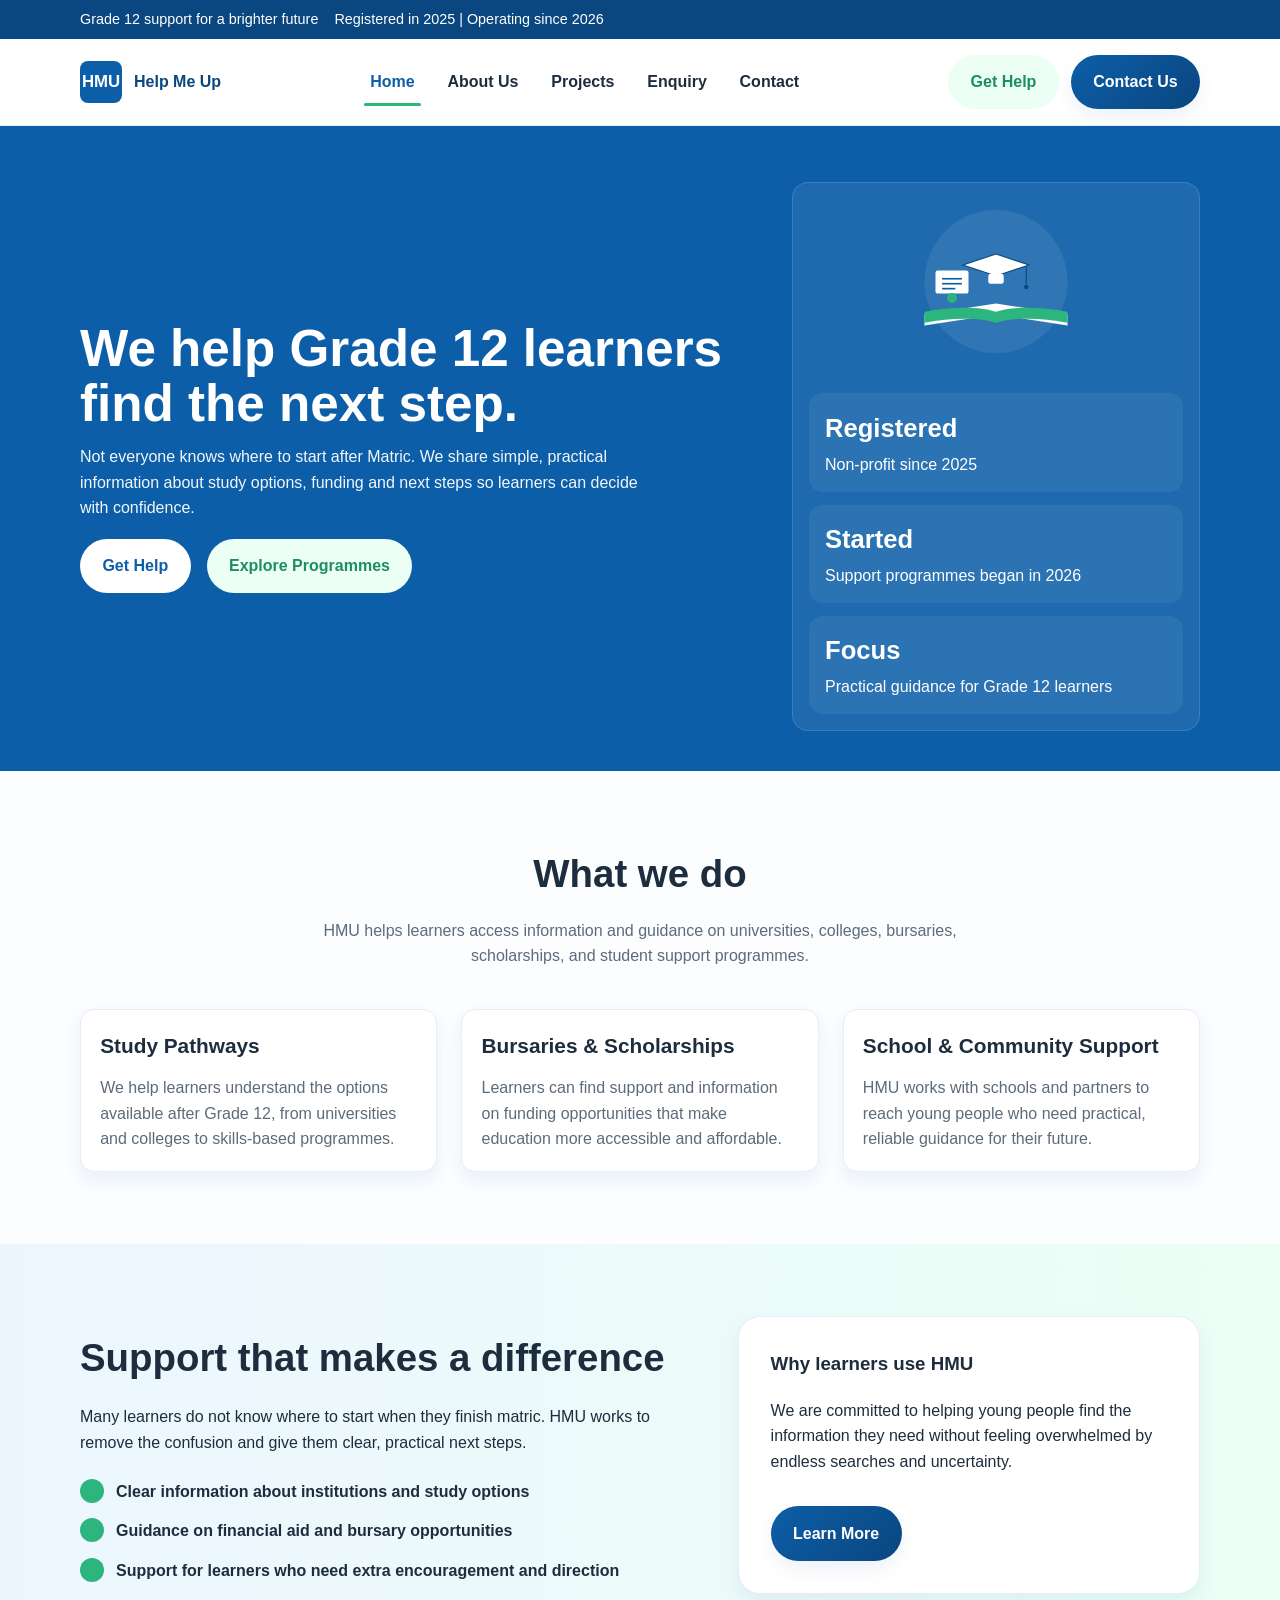
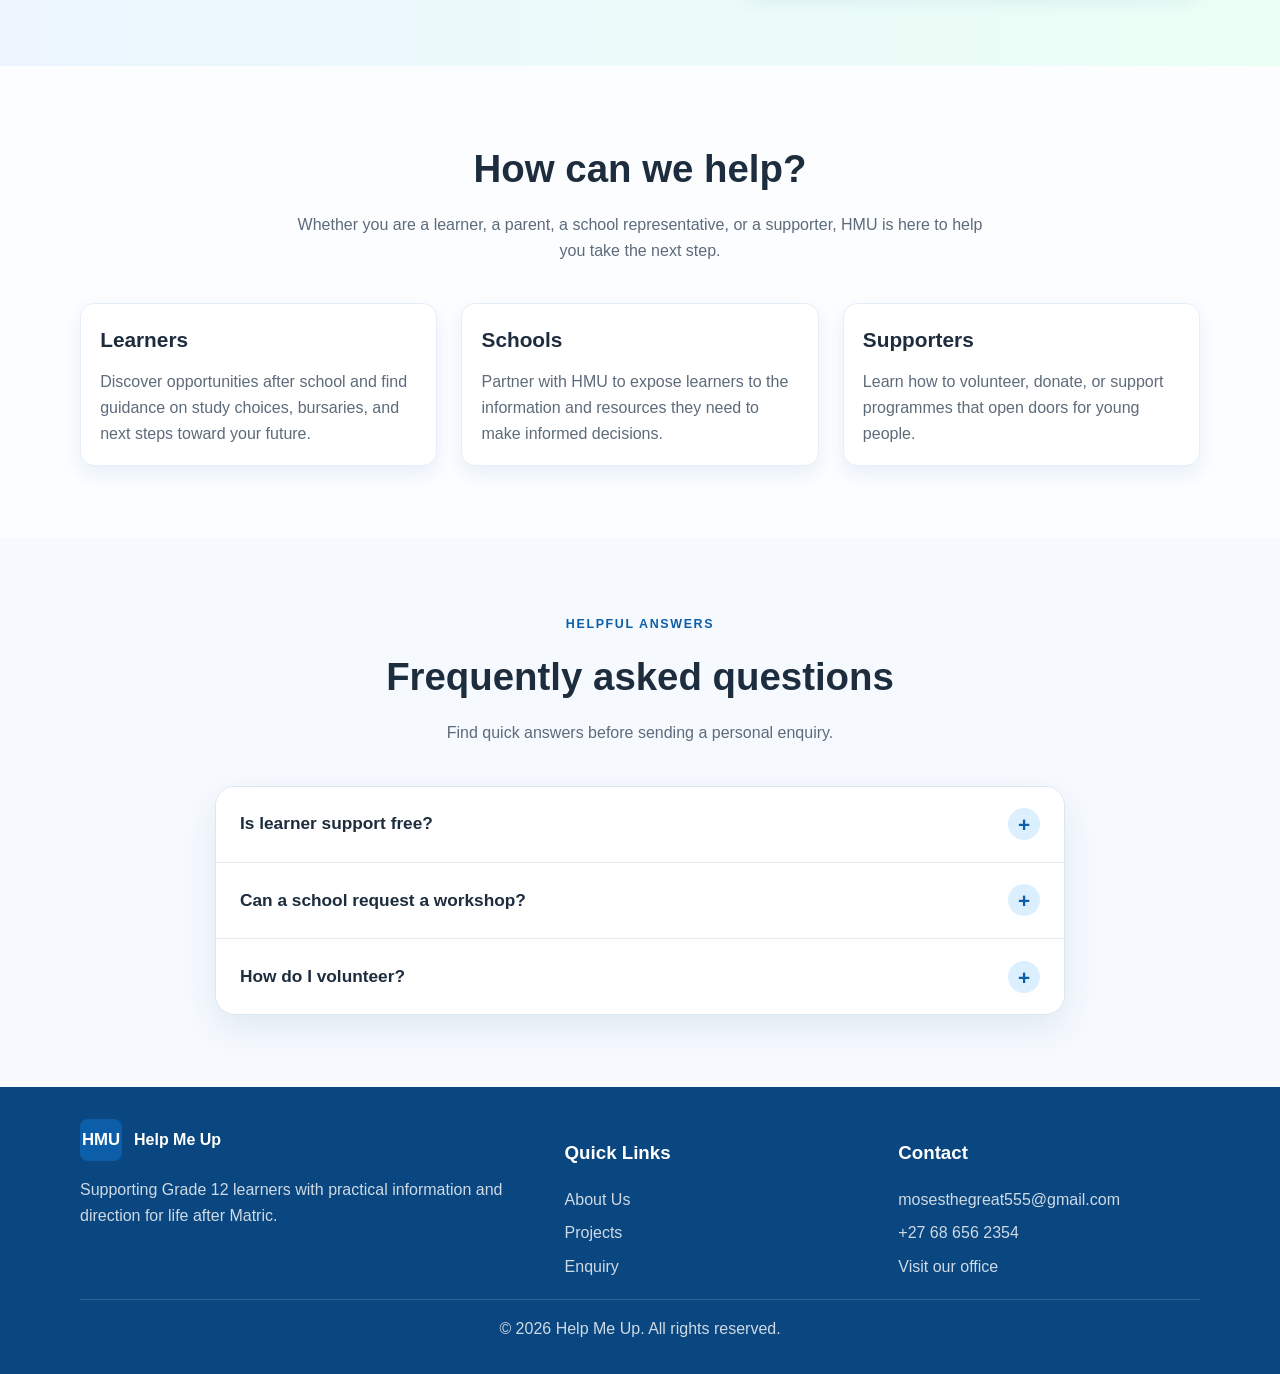
<file: index.html>
<!DOCTYPE html>
<html lang="en">
  <head>
    <meta charset="UTF-8" />
    <meta name="viewport" content="width=device-width, initial-scale=1.0" />
    <title>Help Me Up | Grade 12 Support & Opportunities</title>
    <meta
      name="description"
      content="Help Me Up helps Grade 12 learners discover universities, colleges, bursaries, and life-after-school opportunities in South Africa."
    />
    <meta name="keywords" content="Grade 12 support, study opportunities, bursaries South Africa, Help Me Up, post-matric guidance" />
    <meta name="robots" content="index, follow" />
    <meta name="theme-color" content="#0a467f" />
    <meta property="og:type" content="website" />
    <meta property="og:site_name" content="Help Me Up" />
    <meta property="og:description" content="Help Me Up helps Grade 12 learners discover universities, colleges, bursaries, and life-after-school opportunities in South Africa." />
    <meta property="og:title" content="Help Me Up | Grade 12 Support &amp; Opportunities" />
    <link rel="icon" href="images/favicon.svg" type="image/svg+xml" />
    <link rel="stylesheet" href="styles.css" />
  </head>
  <body data-page="index">
    <a class="skip-link" href="#main-content">Skip to main content</a>
    <header class="site-header">
      <div class="topbar">
        <div class="container">
          <div class="meta">
            <span>Grade 12 support for a brighter future</span>
            <span>Registered in 2025 | Operating since 2026</span>
          </div>
        </div>
      </div>

      <div class="container navbar">
        <a href="index.html" class="brand" aria-label="Help Me Up home">
          <span class="brand-mark">HMU</span>
          <span>Help Me Up</span>
        </a>

        <!-- Mobile menu toggle: only visible below 900px (see styles.css).
             aria-expanded is kept in sync with the menu's open/closed
             state by script.js so screen reader users know its state. -->
        <button
          class="nav-toggle"
          aria-label="Open navigation"
          aria-expanded="false"
          aria-controls="main-nav"
        >
          Menu
        </button>

        <nav id="main-nav" class="nav-links" aria-label="Main navigation">
          <a href="index.html" class="active" aria-current="page">Home</a>
          <a href="about.html">About Us</a>
          <a href="projects.html">Projects</a>
          <a href="enquiry.html">Enquiry</a>
          <a href="contact.html">Contact</a>
        </nav>

        <div class="nav-actions">
          <a href="enquiry.html" class="btn btn-secondary">Get Help</a>
          <a href="contact.html" class="btn btn-primary">Contact Us</a>
        </div>
      </div>
    </header>

    <main id="main-content">
      <section class="hero">
        <div class="container hero-content">
          <div>
            <h1>We help Grade 12 learners find the next step.</h1>
            <p>
              Not everyone knows where to start after Matric. We share simple, practical
              information about study options, funding and next steps so learners can decide with
              confidence.
            </p>
            <div class="hero-actions">
              <a href="enquiry.html" class="btn btn-light">Get Help</a>
              <a href="projects.html" class="btn btn-secondary">Explore Programmes</a>
            </div>
          </div>

          <div class="hero-card" aria-label="Statistics about support available">
            <!-- Content image: illustrates the hero message. Original
                 artwork (not a stock photo), described via alt text. -->
            <img
              src="images/illustration-graduation.svg"
              alt="Illustration of a graduate holding a certificate beside an open book"
              class="card-illustration"
            />
            <div class="metric">
              <strong>Registered</strong>
              <span>Non-profit since 2025</span>
            </div>
            <div class="metric">
              <strong>Started</strong>
              <span>Support programmes began in 2026</span>
            </div>
            <div class="metric">
              <strong>Focus</strong>
              <span>Practical guidance for Grade 12 learners</span>
            </div>
          </div>
        </div>
      </section>

      <section class="section">
        <div class="container">
          <div class="section-header">
            <h2>What we do</h2>
            <p>
              HMU helps learners access information and guidance on universities, colleges,
              bursaries, scholarships, and student support programmes.
            </p>
          </div>

          <div class="card-grid">
            <article class="card">
              <h3>Study Pathways</h3>
              <p>
                We help learners understand the options available after Grade 12, from universities
                and colleges to skills-based programmes.
              </p>
            </article>

            <article class="card">
              <h3>Bursaries & Scholarships</h3>
              <p>
                Learners can find support and information on funding opportunities that make
                education more accessible and affordable.
              </p>
            </article>

            <article class="card">
              <h3>School & Community Support</h3>
              <p>
                HMU works with schools and partners to reach young people who need practical,
                reliable guidance for their future.
              </p>
            </article>
          </div>
        </div>
      </section>

      <section class="section feature-band">
        <div class="container two-column">
          <div>
            <div class="section-header left-align">
              <h2>Support that makes a difference</h2>
            </div>
            <p>
              Many learners do not know where to start when they finish matric. HMU works to remove
              the confusion and give them clear, practical next steps.
            </p>
            <ul class="list">
              <li><span class="check" aria-hidden="true"></span> Clear information about institutions and study options</li>
              <li><span class="check" aria-hidden="true"></span> Guidance on financial aid and bursary opportunities</li>
              <li><span class="check" aria-hidden="true"></span> Support for learners who need extra encouragement and direction</li>
            </ul>
          </div>

          <div class="info-box">
            <h3>Why learners use HMU</h3>
            <p>
              We are committed to helping young people find the information they need without feeling
              overwhelmed by endless searches and uncertainty.
            </p>
            <a href="about.html" class="btn btn-primary">Learn More</a>
          </div>
        </div>
      </section>

      <section class="section">
        <div class="container">
          <div class="section-header">
            <h2>How can we help?</h2>
            <p>
              Whether you are a learner, a parent, a school representative, or a supporter, HMU is
              here to help you take the next step.
            </p>
          </div>

          <div class="card-grid">
            <article class="card">
              <h3>Learners</h3>
              <p>
                Discover opportunities after school and find guidance on study choices, bursaries,
                and next steps toward your future.
              </p>
            </article>

            <article class="card">
              <h3>Schools</h3>
              <p>
                Partner with HMU to expose learners to the information and resources they need to make
                informed decisions.
              </p>
            </article>

            <article class="card">
              <h3>Supporters</h3>
              <p>
                Learn how to volunteer, donate, or support programmes that open doors for young people.
              </p>
            </article>
          </div>
        </div>
      </section>

      <!-- Accessible accordion: JavaScript sets aria-expanded and hides inactive answers. -->
      <section class="section faq-section" aria-labelledby="faq-title">
        <div class="container narrow-container">
          <div class="section-header">
            <span class="eyebrow">Helpful answers</span>
            <h2 id="faq-title">Frequently asked questions</h2>
            <p>Find quick answers before sending a personal enquiry.</p>
          </div>
          <div class="accordion" id="faq-accordion">
            <article class="accordion-item">
              <h3><button type="button" class="accordion-trigger" aria-expanded="false" aria-controls="faq-answer-1" id="faq-question-1">Is learner support free?<span aria-hidden="true" class="accordion-icon">+</span></button></h3>
              <div id="faq-answer-1" class="accordion-panel" role="region" aria-labelledby="faq-question-1" hidden><p>Our information and guidance enquiries are free. Workshops or partner activities may need separate planning; please enquire for availability.</p></div>
            </article>
            <article class="accordion-item">
              <h3><button type="button" class="accordion-trigger" aria-expanded="false" aria-controls="faq-answer-2" id="faq-question-2">Can a school request a workshop?<span aria-hidden="true" class="accordion-icon">+</span></button></h3>
              <div id="faq-answer-2" class="accordion-panel" role="region" aria-labelledby="faq-question-2" hidden><p>Yes. Select “School workshop” on the enquiry page and tell us the school, preferred date and number of learners. Availability must be confirmed by the team.</p></div>
            </article>
            <article class="accordion-item">
              <h3><button type="button" class="accordion-trigger" aria-expanded="false" aria-controls="faq-answer-3" id="faq-question-3">How do I volunteer?<span aria-hidden="true" class="accordion-icon">+</span></button></h3>
              <div id="faq-answer-3" class="accordion-panel" role="region" aria-labelledby="faq-question-3" hidden><p>Open the enquiry form, choose “Volunteer” and describe what you would like to help with. The team can then explain available opportunities.</p></div>
            </article>
          </div>
        </div>
      </section>
    </main>

    <footer class="site-footer">
      <div class="container">
        <div class="footer-grid">
          <div>
            <div class="brand footer-brand">
              <span class="brand-mark">HMU</span>
              <span>Help Me Up</span>
            </div>
            <p class="footer-tagline">
              Supporting Grade 12 learners with practical information and direction for life after Matric.
            </p>
          </div>

          <div>
            <h3>Quick Links</h3>
            <div class="footer-links">
              <a href="about.html">About Us</a>
              <a href="projects.html">Projects</a>
              <a href="enquiry.html">Enquiry</a>
            </div>
          </div>

          <div>
            <h3>Contact</h3>
            <div class="footer-links">
              <a href="mailto:mosesthegreat555@gmail.com">mosesthegreat555@gmail.com</a>
              <a href="tel:+27686562354">+27 68 656 2354</a>
              <a href="contact.html">Visit our office</a>
            </div>
          </div>
        </div>

        <div class="footer-bottom">
          © <span id="year"></span> Help Me Up. All rights reserved.
        </div>
      </div>
    </footer>

    <script src="script.js"></script>
  </body>
</html>
</file>
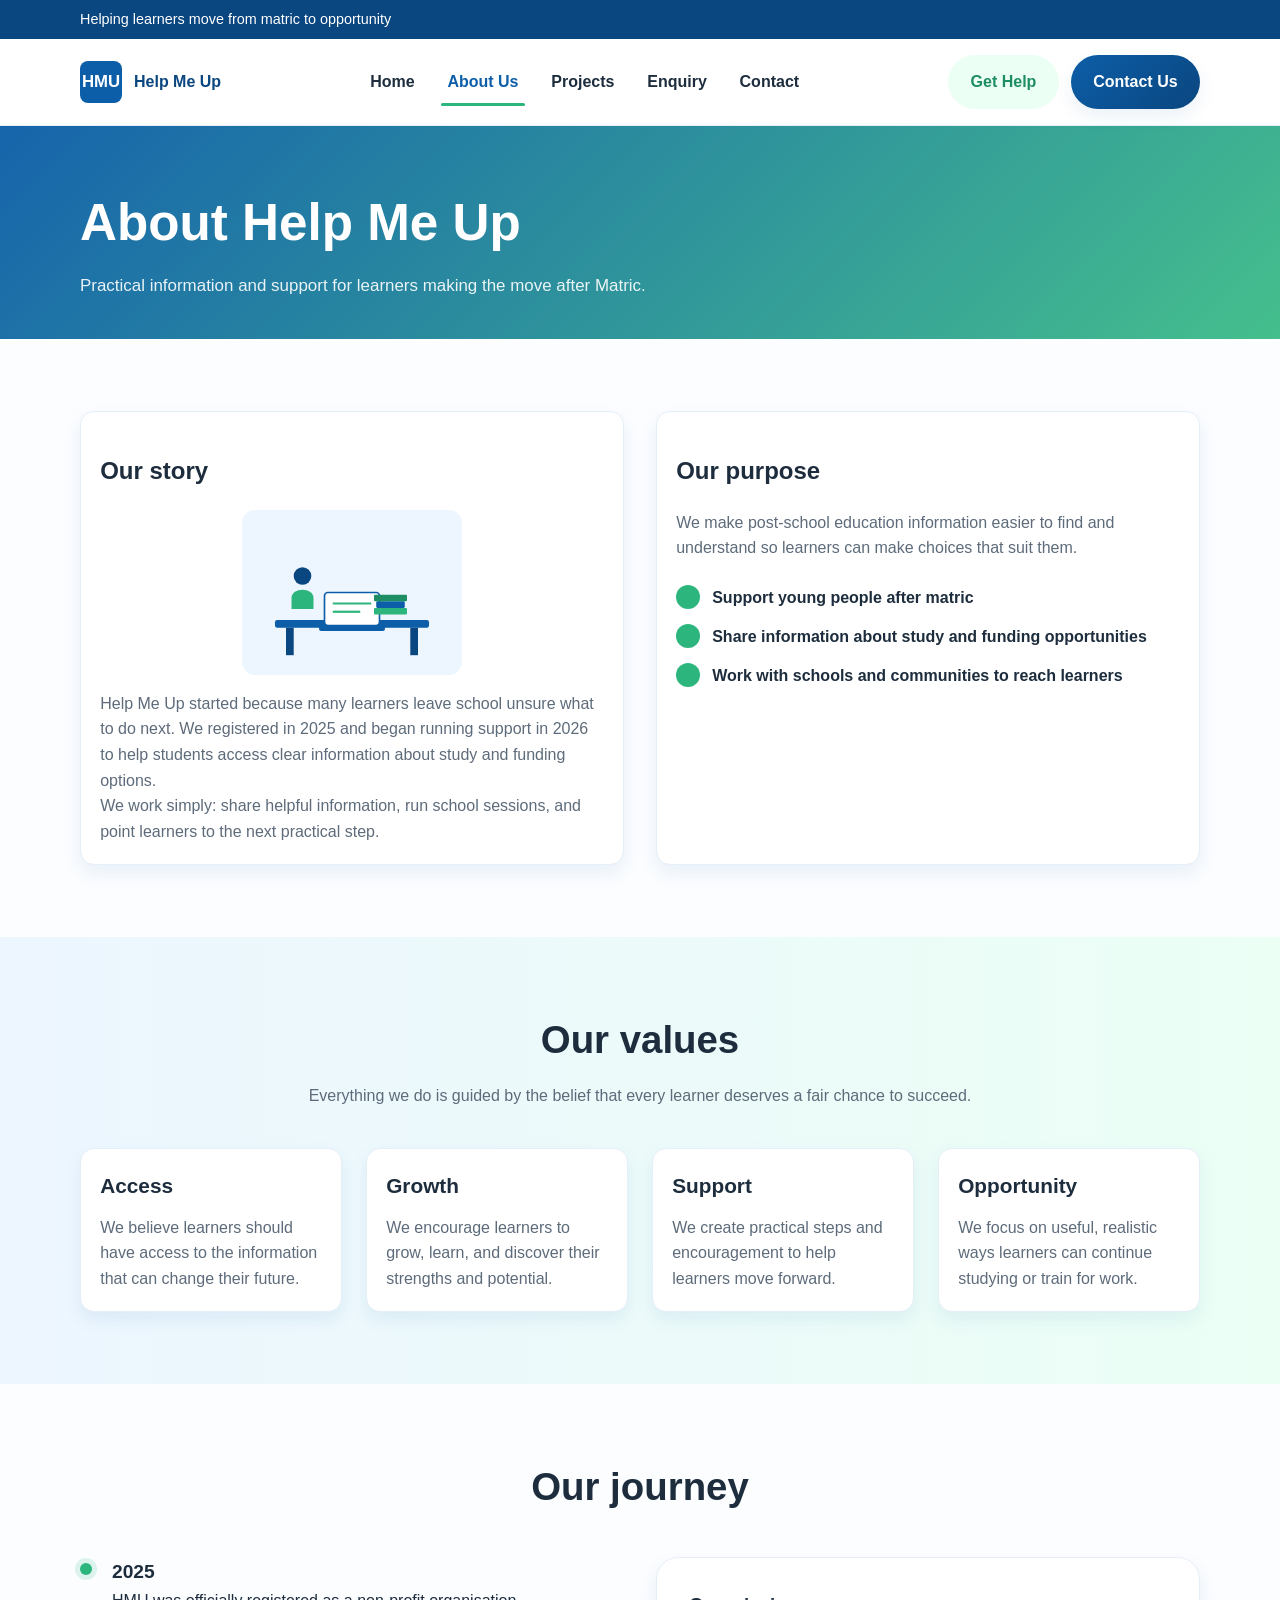
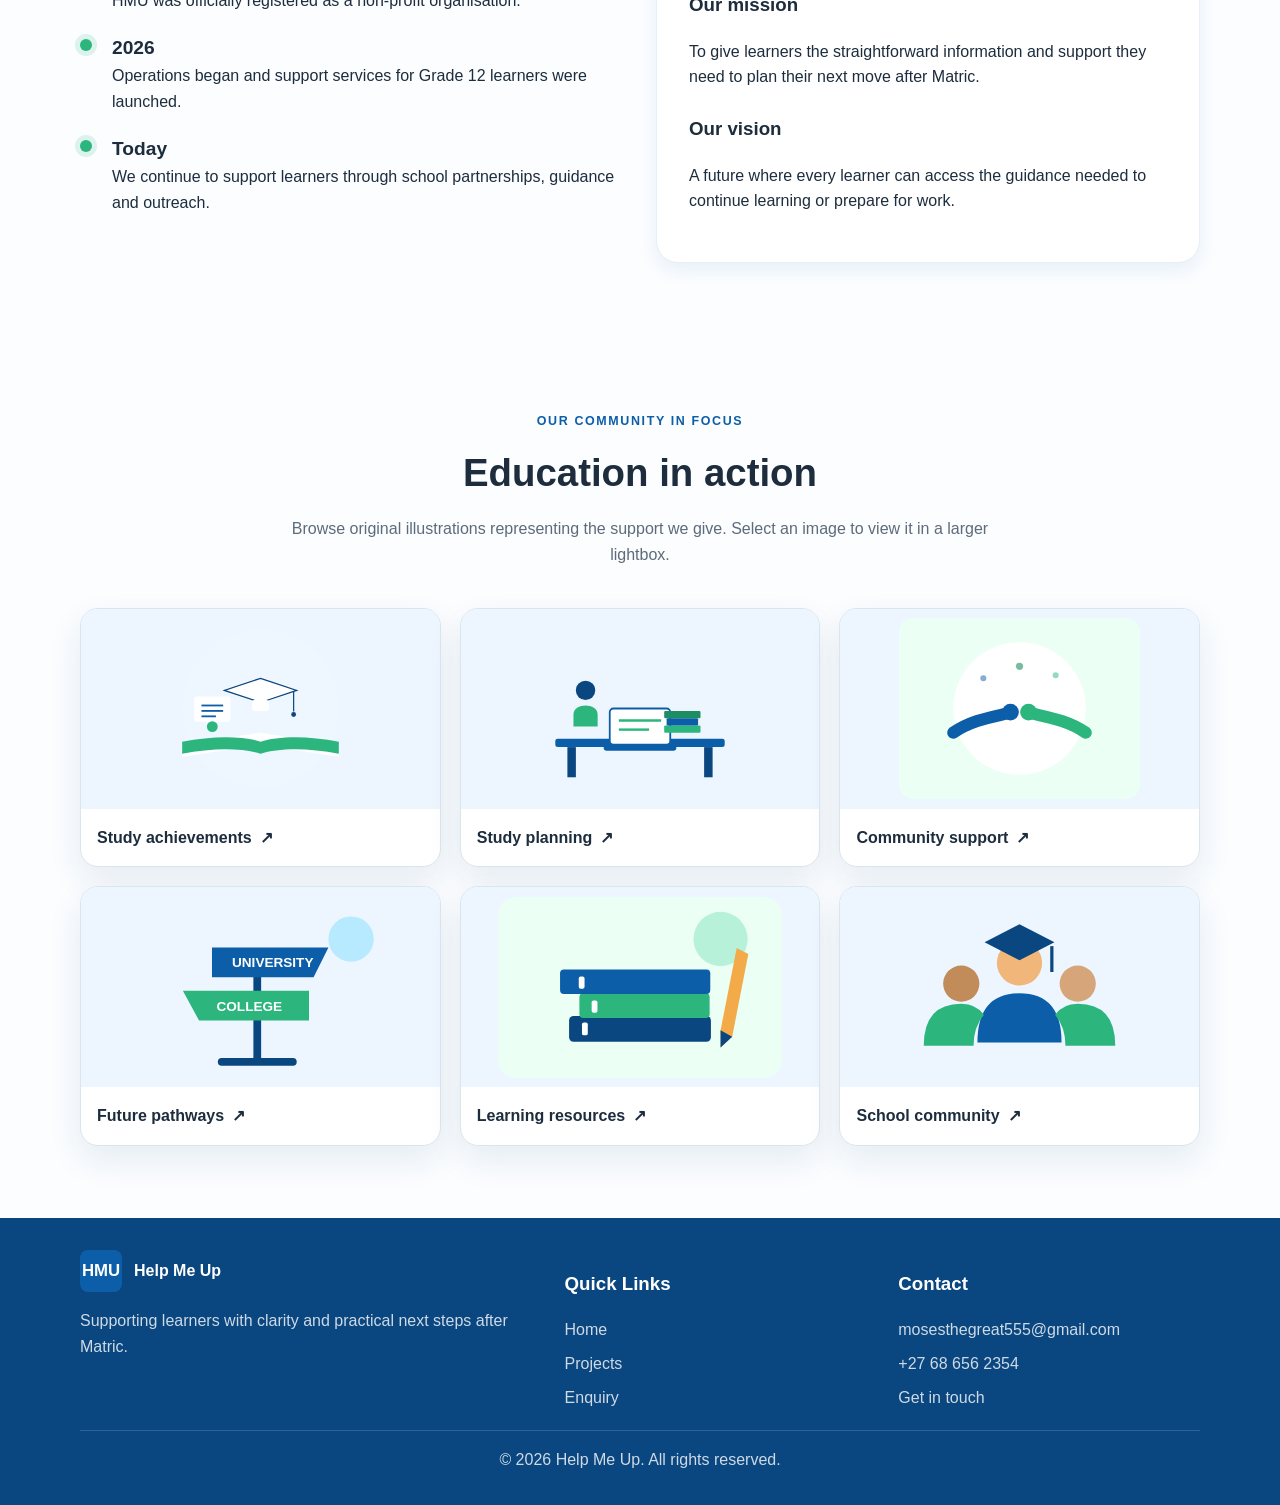
<file: about.html>
<!DOCTYPE html>
<html lang="en">
  <head>
    <meta charset="UTF-8" />
    <meta name="viewport" content="width=device-width, initial-scale=1.0" />
    <title>About Us | Help Me Up</title>
    <meta
      name="description"
      content="Learn about the purpose, history, and mission of Help Me Up in helping Grade 12 learners prepare for life after school."
    />
    <meta name="keywords" content="Help Me Up NGO, education support, matric learners, South African youth, volunteer education" />
    <meta name="robots" content="index, follow" />
    <meta name="theme-color" content="#0a467f" />
    <meta property="og:type" content="website" />
    <meta property="og:site_name" content="Help Me Up" />
    <meta property="og:description" content="Learn about the purpose, history, and mission of Help Me Up in helping Grade 12 learners prepare for life after school." />
    <meta property="og:title" content="About Us | Help Me Up" />
    <link rel="icon" href="images/favicon.svg" type="image/svg+xml" />
    <link rel="stylesheet" href="styles.css" />
  </head>
  <body data-page="about">
    <a class="skip-link" href="#main-content">Skip to main content</a>
    <header class="site-header">
      <div class="topbar">
        <div class="container">
          <div class="meta">
            <span>Helping learners move from matric to opportunity</span>
          </div>
        </div>
      </div>

      <div class="container navbar">
        <a href="index.html" class="brand" aria-label="Help Me Up home">
          <span class="brand-mark">HMU</span>
          <span>Help Me Up</span>
        </a>

        <button
          class="nav-toggle"
          aria-label="Open navigation"
          aria-expanded="false"
          aria-controls="main-nav"
        >
          Menu
        </button>

        <nav id="main-nav" class="nav-links" aria-label="Main navigation">
          <a href="index.html">Home</a>
          <a href="about.html" class="active" aria-current="page">About Us</a>
          <a href="projects.html">Projects</a>
          <a href="enquiry.html">Enquiry</a>
          <a href="contact.html">Contact</a>
        </nav>

        <div class="nav-actions">
          <a href="enquiry.html" class="btn btn-secondary">Get Help</a>
          <a href="contact.html" class="btn btn-primary">Contact Us</a>
        </div>
      </div>
    </header>

    <main id="main-content">
      <section class="page-banner">
        <div class="container">
          <h1>About Help Me Up</h1>
          <p>Practical information and support for learners making the move after Matric.</p>
        </div>
      </section>

      <section class="section">
        <div class="container story-grid">
          <article class="card">
            <h2>Our story</h2>
            <!-- Content image: illustrates a learner studying, supporting
                 the "our story" text. Original artwork, described via alt text. -->
            <img
              src="images/illustration-study.svg"
              alt="Illustration of a learner sitting at a desk studying with a laptop and books"
              class="card-illustration"
            />
            <p>
              Help Me Up started because many learners leave school unsure what to do next.
              We registered in 2025 and began running support in 2026 to help students access
              clear information about study and funding options.
            </p>
            <p>
              We work simply: share helpful information, run school sessions, and point learners
              to the next practical step.
            </p>
          </article>

          <article class="card">
            <h2>Our purpose</h2>
            <p>
              We make post-school education information easier to find and understand so learners
              can make choices that suit them.
            </p>
            <ul class="list">
              <li><span class="check" aria-hidden="true"></span> Support young people after matric</li>
              <li><span class="check" aria-hidden="true"></span> Share information about study and funding
              opportunities</li>
              <li><span class="check" aria-hidden="true"></span> Work with schools and communities to reach learners</li>
            </ul>
          </article>
        </div>
      </section>

      <section class="section feature-band">
        <div class="container">
          <div class="section-header">
            <h2>Our values</h2>
            <p>Everything we do is guided by the belief that every learner deserves a fair chance to succeed.</p>
          </div>

          <div class="value-grid">
            <article class="card">
              <h3>Access</h3>
              <p>We believe learners should have access to the information that can change their future.</p>
            </article>

            <article class="card">
              <h3>Growth</h3>
              <p>We encourage learners to grow, learn, and discover their strengths and potential.</p>
            </article>

            <article class="card">
              <h3>Support</h3>
              <p>We create practical steps and encouragement to help learners move forward.</p>
            </article>

            <article class="card">
              <h3>Opportunity</h3>
              <p>We focus on useful, realistic ways learners can continue studying or train for work.</p>
            </article>
          </div>
        </div>
      </section>

      <section class="section">
        <div class="container">
          <div class="section-header">
            <h2>Our journey</h2>
          </div>

          <div class="story-grid">
            <div>
              <div class="milestone">
                <strong>2025</strong>
                <span>HMU was officially registered as a non-profit organisation.</span>
              </div>
              <div class="milestone">
                <strong>2026</strong>
                <span>Operations began and support services for Grade 12 learners were launched.</span>
              </div>
              <div class="milestone">
                <strong>Today</strong>
                <span>We continue to support learners through school partnerships, guidance and outreach.</span>
              </div>
            </div>

            <div class="info-box">
              <h3>Our mission</h3>
              <p>
                To give learners the straightforward information and support they need to plan
                their next move after Matric.
              </p>
              <h3 class="stacked-heading">Our vision</h3>
              <p>
                A future where every learner can access the guidance needed to continue learning or
                prepare for work.
              </p>
            </div>
          </div>
        </div>
      </section>

      <section class="section gallery-section" aria-labelledby="gallery-title">
        <div class="container">
          <div class="section-header">
            <span class="eyebrow">Our community in focus</span>
            <h2 id="gallery-title">Education in action</h2>
            <p>Browse original illustrations representing the support we give. Select an image to view it in a larger lightbox.</p>
          </div>
          <div class="gallery-grid" id="gallery-grid">
            <button class="gallery-tile" type="button" data-full="images/illustration-graduation.svg" data-caption="Celebrating study achievements" aria-label="Enlarge illustration of a graduate"><img src="images/illustration-graduation.svg" loading="lazy" width="380" height="270" alt="Graduate holding a certificate next to an open book"/><span>Study achievements <span aria-hidden="true">↗</span></span></button>
            <button class="gallery-tile" type="button" data-full="images/illustration-study.svg" data-caption="Making study plans" aria-label="Enlarge illustration of a learner studying"><img src="images/illustration-study.svg" loading="lazy" width="380" height="270" alt="Student studying with books and a laptop"/><span>Study planning <span aria-hidden="true">↗</span></span></button>
            <button class="gallery-tile" type="button" data-full="images/illustration-support.svg" data-caption="Supporting one another" aria-label="Enlarge illustration of hands helping"><img src="images/illustration-support.svg" loading="lazy" width="380" height="270" alt="Two hands reaching to offer support"/><span>Community support <span aria-hidden="true">↗</span></span></button>
            <button class="gallery-tile" type="button" data-full="images/illustration-pathways.svg" data-caption="Discovering study and career pathways" aria-label="Enlarge illustration of education pathways"><img src="images/illustration-pathways.svg" loading="lazy" width="380" height="270" alt="Illustration of signs pointing to college, university and careers"/><span>Future pathways <span aria-hidden="true">↗</span></span></button>
            <button class="gallery-tile" type="button" data-full="images/illustration-books.svg" data-caption="Access to learning materials" aria-label="Enlarge illustration of learning books"><img src="images/illustration-books.svg" loading="lazy" width="380" height="270" alt="Illustration of books stacked beside a pencil"/><span>Learning resources <span aria-hidden="true">↗</span></span></button>
            <button class="gallery-tile" type="button" data-full="images/illustration-community.svg" data-caption="Working together for brighter futures" aria-label="Enlarge illustration of a learning community"><img src="images/illustration-community.svg" loading="lazy" width="380" height="270" alt="Illustration of three people together around a graduation cap"/><span>School community <span aria-hidden="true">↗</span></span></button>
          </div>
        </div>
      </section>
      <dialog id="gallery-lightbox" class="lightbox" aria-label="Expanded gallery image">
        <div class="lightbox-inner">
          <button type="button" class="lightbox-close" id="lightbox-close" aria-label="Close large image">×</button>
          <img id="lightbox-image" src="images/illustration-graduation.svg" alt="" width="720" height="490" />
          <div class="lightbox-controls"><button type="button" id="lightbox-prev" class="btn btn-secondary" aria-label="Previous gallery image">← Previous</button><p id="lightbox-caption"></p><button type="button" id="lightbox-next" class="btn btn-secondary" aria-label="Next gallery image">Next →</button></div>
        </div>
      </dialog>
    </main>

    <footer class="site-footer">
      <div class="container">
        <div class="footer-grid">
          <div>
            <div class="brand footer-brand">
              <span class="brand-mark">HMU</span>
              <span>Help Me Up</span>
            </div>
            <p class="footer-tagline">
              Supporting learners with clarity and practical next steps after Matric.
            </p>
          </div>

          <div>
            <h3>Quick Links</h3>
            <div class="footer-links">
              <a href="index.html">Home</a>
              <a href="projects.html">Projects</a>
              <a href="enquiry.html">Enquiry</a>
            </div>
          </div>

          <div>
            <h3>Contact</h3>
            <div class="footer-links">
              <a href="mailto:helpmeup@gmail.com">mosesthegreat555@gmail.com</a>
              <a href="tel:+27686562354">+27 68 656 2354</a>
              <a href="contact.html">Get in touch</a>
            </div>
          </div>
        </div>

        <div class="footer-bottom">
          © <span id="year"></span> Help Me Up. All rights reserved.
        </div>
      </div>
    </footer>

    <script src="script.js"></script>
  </body>
</html>
</file>
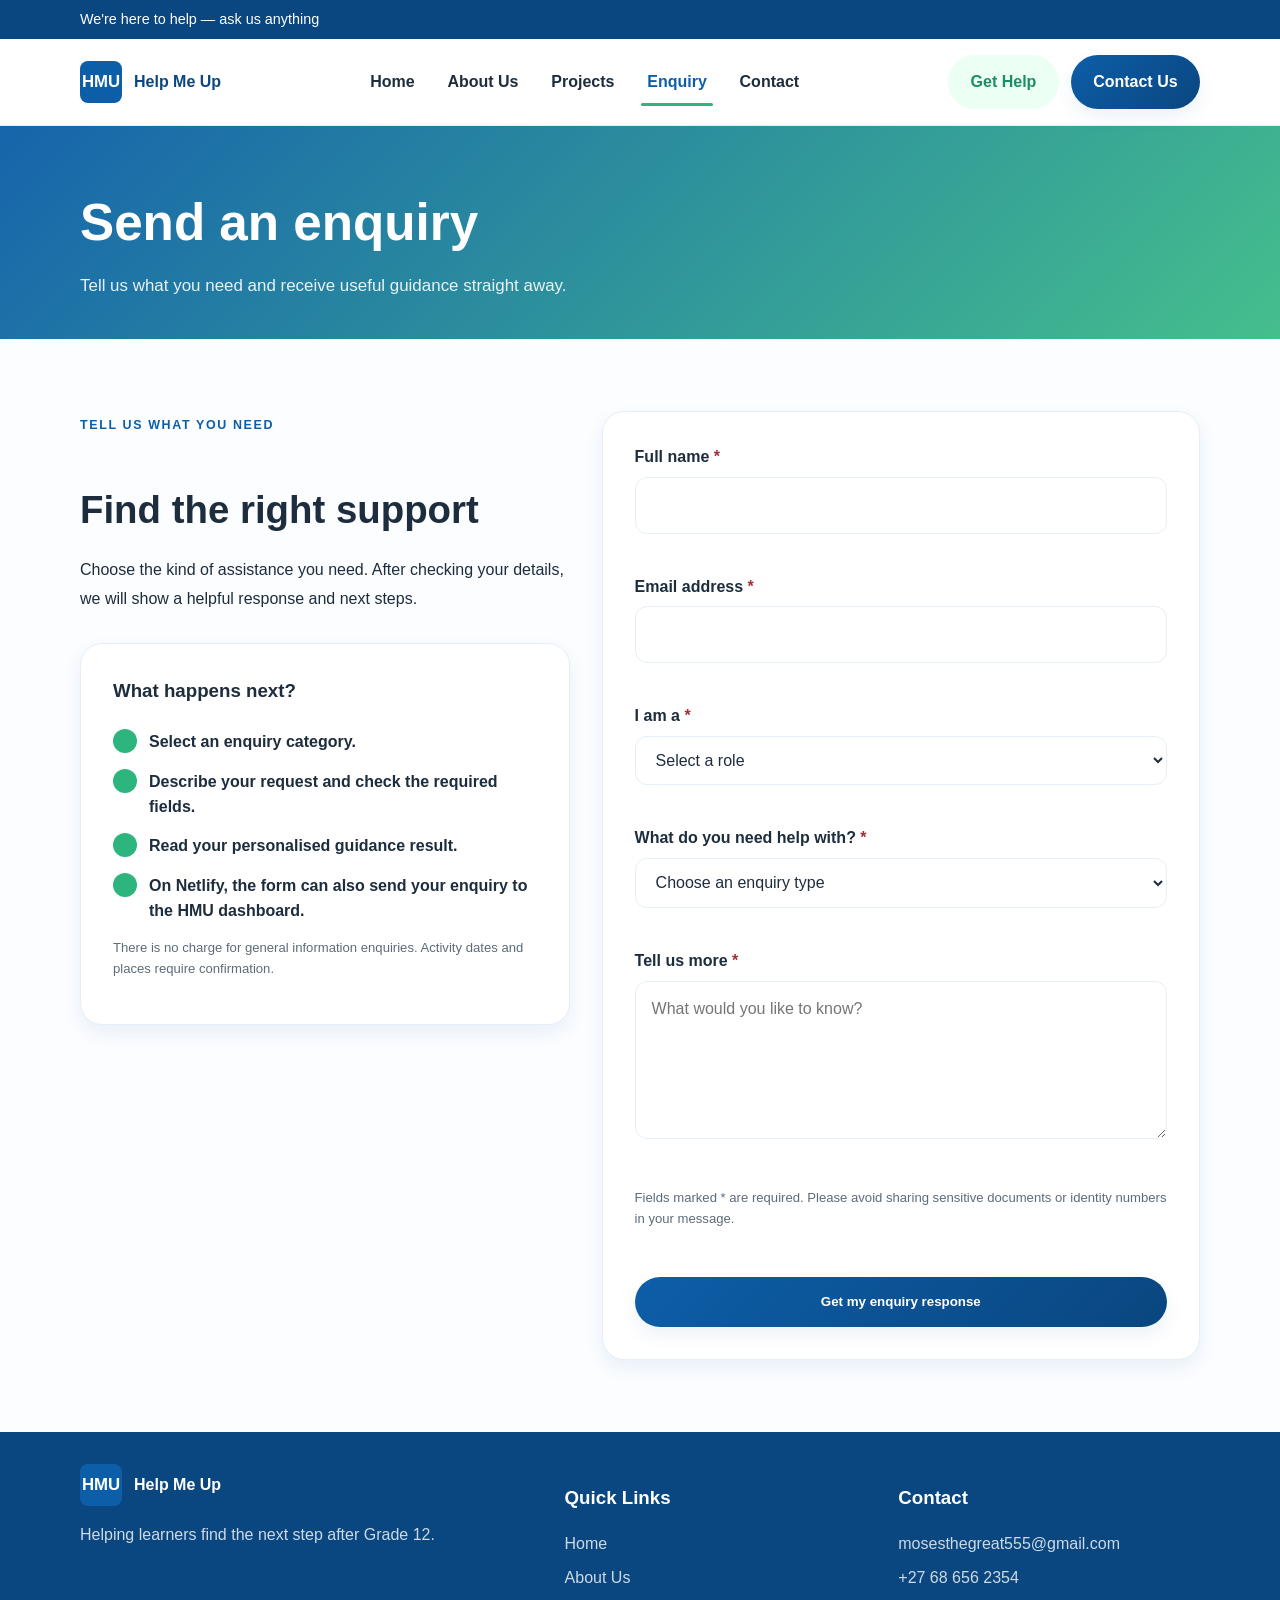
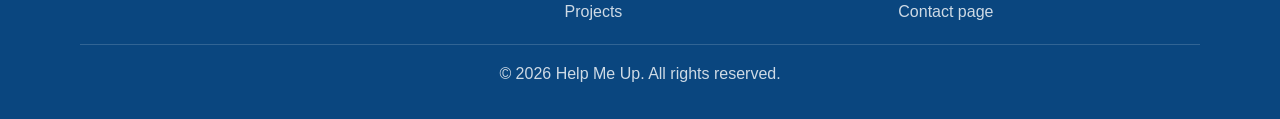
<file: enquiry.html>
<!DOCTYPE html>
<html lang="en">
  <head>
    <meta charset="UTF-8" />
    <meta name="viewport" content="width=device-width, initial-scale=1.0" />
    <title>Enquiry | Help Me Up</title>
    <meta
      name="description"
      content="Send an enquiry to Help Me Up. Tell us how we can help learners prepare for life after Grade 12."
    />
    <meta name="keywords" content="study support enquiry, HMU volunteer, school workshop enquiry, bursary guidance, Grade 12 help" />
    <meta name="robots" content="index, follow" />
    <meta name="theme-color" content="#0a467f" />
    <meta property="og:type" content="website" />
    <meta property="og:site_name" content="Help Me Up" />
    <meta property="og:description" content="Send an enquiry to Help Me Up. Tell us how we can help learners prepare for life after Grade 12." />
    <meta property="og:title" content="Enquiry | Help Me Up" />
    <link rel="icon" href="images/favicon.svg" type="image/svg+xml" />
    <link rel="stylesheet" href="styles.css" />
  </head>
  <body data-page="enquiry">
    <a class="skip-link" href="#main-content">Skip to main content</a>
    <header class="site-header">
      <div class="topbar">
        <div class="container">
          <div class="meta">
            <span>We're here to help — ask us anything</span>
          </div>
        </div>
      </div>

      <div class="container navbar">
        <a href="index.html" class="brand" aria-label="Help Me Up home">
          <span class="brand-mark">HMU</span>
          <span>Help Me Up</span>
        </a>

        <button
          class="nav-toggle"
          aria-label="Open navigation"
          aria-expanded="false"
          aria-controls="main-nav"
        >
          Menu
        </button>

        <nav id="main-nav" class="nav-links" aria-label="Main navigation">
          <a href="index.html">Home</a>
          <a href="about.html">About Us</a>
          <a href="projects.html">Projects</a>
          <a href="enquiry.html" class="active" aria-current="page">Enquiry</a>
          <a href="contact.html">Contact</a>
        </nav>

        <div class="nav-actions">
          <a href="enquiry.html" class="btn btn-secondary">Get Help</a>
          <a href="contact.html" class="btn btn-primary">Contact Us</a>
        </div>
      </div>
    </header>

    <main id="main-content">
      <section class="page-banner">
        <div class="container">
          <h1>Send an enquiry</h1>
          <p>Tell us what you need and receive useful guidance straight away.</p>
        </div>
      </section>

      <section class="section" aria-labelledby="enquiry-title">
        <div class="container enquiry-layout">
          <div>
            <span class="eyebrow">Tell us what you need</span>
            <h2 id="enquiry-title">Find the right support</h2>
            <p>Choose the kind of assistance you need. After checking your details, we will show a helpful response and next steps.</p>
            <div class="info-box tips-panel">
              <h3>What happens next?</h3>
              <ul class="list">
                <li><span class="check" aria-hidden="true"></span> Select an enquiry category.</li>
                <li><span class="check" aria-hidden="true"></span> Describe your request and check the required fields.</li>
                <li><span class="check" aria-hidden="true"></span> Read your personalised guidance result.</li>
                <li><span class="check" aria-hidden="true"></span> On Netlify, the form can also send your enquiry to the HMU dashboard.</li>
              </ul>
              <p class="form-note">There is no charge for general information enquiries. Activity dates and places require confirmation.</p>
            </div>
          </div>
          <form id="enquiry-form" name="hmu-enquiry" data-netlify="true" netlify-honeypot="bot-field" method="POST" action="/" class="form form-card" novalidate>
            <input type="hidden" name="form-name" value="hmu-enquiry" />
            <p class="honeypot"><label>Leave this empty: <input name="bot-field" tabindex="-1" autocomplete="off" /></label></p>
            <div class="form-group"><label for="enquiry-name">Full name <span class="required">*</span></label><input id="enquiry-name" name="name" type="text" autocomplete="name" minlength="2" maxlength="80" required aria-describedby="enquiry-name-error"/><small class="field-error" id="enquiry-name-error"></small></div>
            <div class="form-group"><label for="enquiry-email">Email address <span class="required">*</span></label><input id="enquiry-email" name="email" type="email" autocomplete="email" maxlength="120" required aria-describedby="enquiry-email-error"/><small class="field-error" id="enquiry-email-error"></small></div>
            <div class="form-group"><label for="enquiry-role">I am a <span class="required">*</span></label><select id="enquiry-role" name="role" required aria-describedby="enquiry-role-error"><option value="">Select a role</option><option>Grade 12 learner</option><option>Parent or guardian</option><option>Teacher or school representative</option><option>Partner or supporter</option></select><small class="field-error" id="enquiry-role-error"></small></div>
            <div class="form-group"><label for="enquiry-topic">What do you need help with? <span class="required">*</span></label><select id="enquiry-topic" name="topic" required aria-describedby="enquiry-topic-error"><option value="">Choose an enquiry type</option><option value="study">University and college guidance</option><option value="funding">Bursary or scholarship support</option><option value="workshop">School workshop</option><option value="volunteer">Volunteering</option><option value="partner">Partnership or sponsorship</option><option value="other">Other enquiry</option></select><small class="field-error" id="enquiry-topic-error"></small></div>
            <div class="form-group" id="school-field" hidden><label for="enquiry-school">School or organisation name <span class="required">*</span></label><input id="enquiry-school" name="school" type="text" maxlength="100" aria-describedby="enquiry-school-error"/><small class="field-error" id="enquiry-school-error"></small></div>
            <div class="form-group"><label for="enquiry-message">Tell us more <span class="required">*</span></label><textarea id="enquiry-message" name="message" rows="5" minlength="15" maxlength="1500" placeholder="What would you like to know?" required aria-describedby="enquiry-message-error"></textarea><small class="field-error" id="enquiry-message-error"></small></div>
            <p class="form-note">Fields marked * are required. Please avoid sharing sensitive documents or identity numbers in your message.</p>
            <div id="enquiry-status" class="form-status" role="status" aria-live="polite"></div>
            <button type="submit" class="btn btn-primary submit-btn">Get my enquiry response</button>
            <div id="enquiry-result" class="enquiry-result" tabindex="-1" hidden></div>
          </form>
        </div>
      </section>
    </main>

    <footer class="site-footer">
      <div class="container">
        <div class="footer-grid">
          <div>
            <div class="brand footer-brand">
              <span class="brand-mark">HMU</span>
              <span>Help Me Up</span>
            </div>
            <p class="footer-tagline">
              Helping learners find the next step after Grade 12.
            </p>
          </div>

          <div>
            <h3>Quick Links</h3>
            <div class="footer-links">
              <a href="index.html">Home</a>
              <a href="about.html">About Us</a>
              <a href="projects.html">Projects</a>
            </div>
          </div>

          <div>
            <h3>Contact</h3>
            <div class="footer-links">
              <a href="mailto:mosesthegreat555@gmail.com">mosesthegreat555@gmail.com</a>
              <a href="tel:+27686562354">+27 68 656 2354</a>
              <a href="contact.html">Contact page</a>
            </div>
          </div>
        </div>

        <div class="footer-bottom">
          © <span id="year"></span> Help Me Up. All rights reserved.
        </div>
      </div>
    </footer>

    <script src="script.js"></script>
  </body>
</html>
</file>
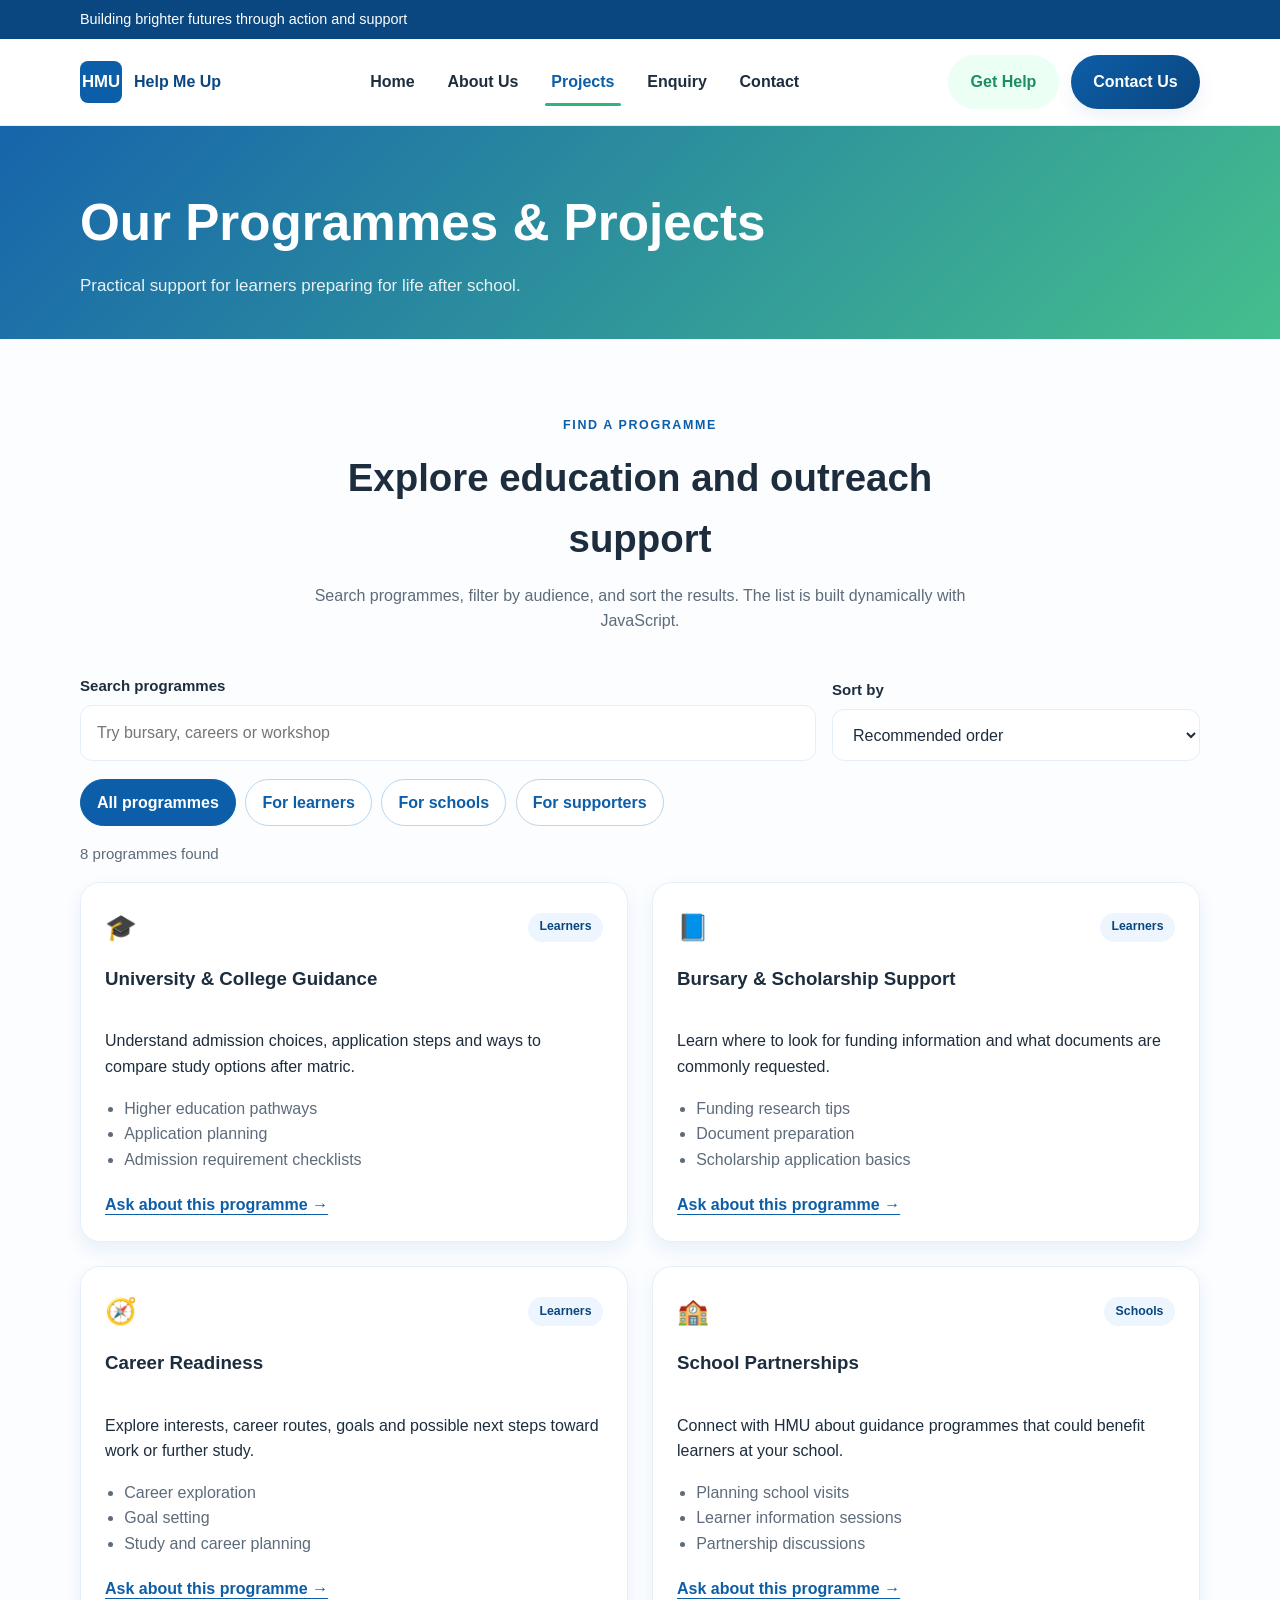
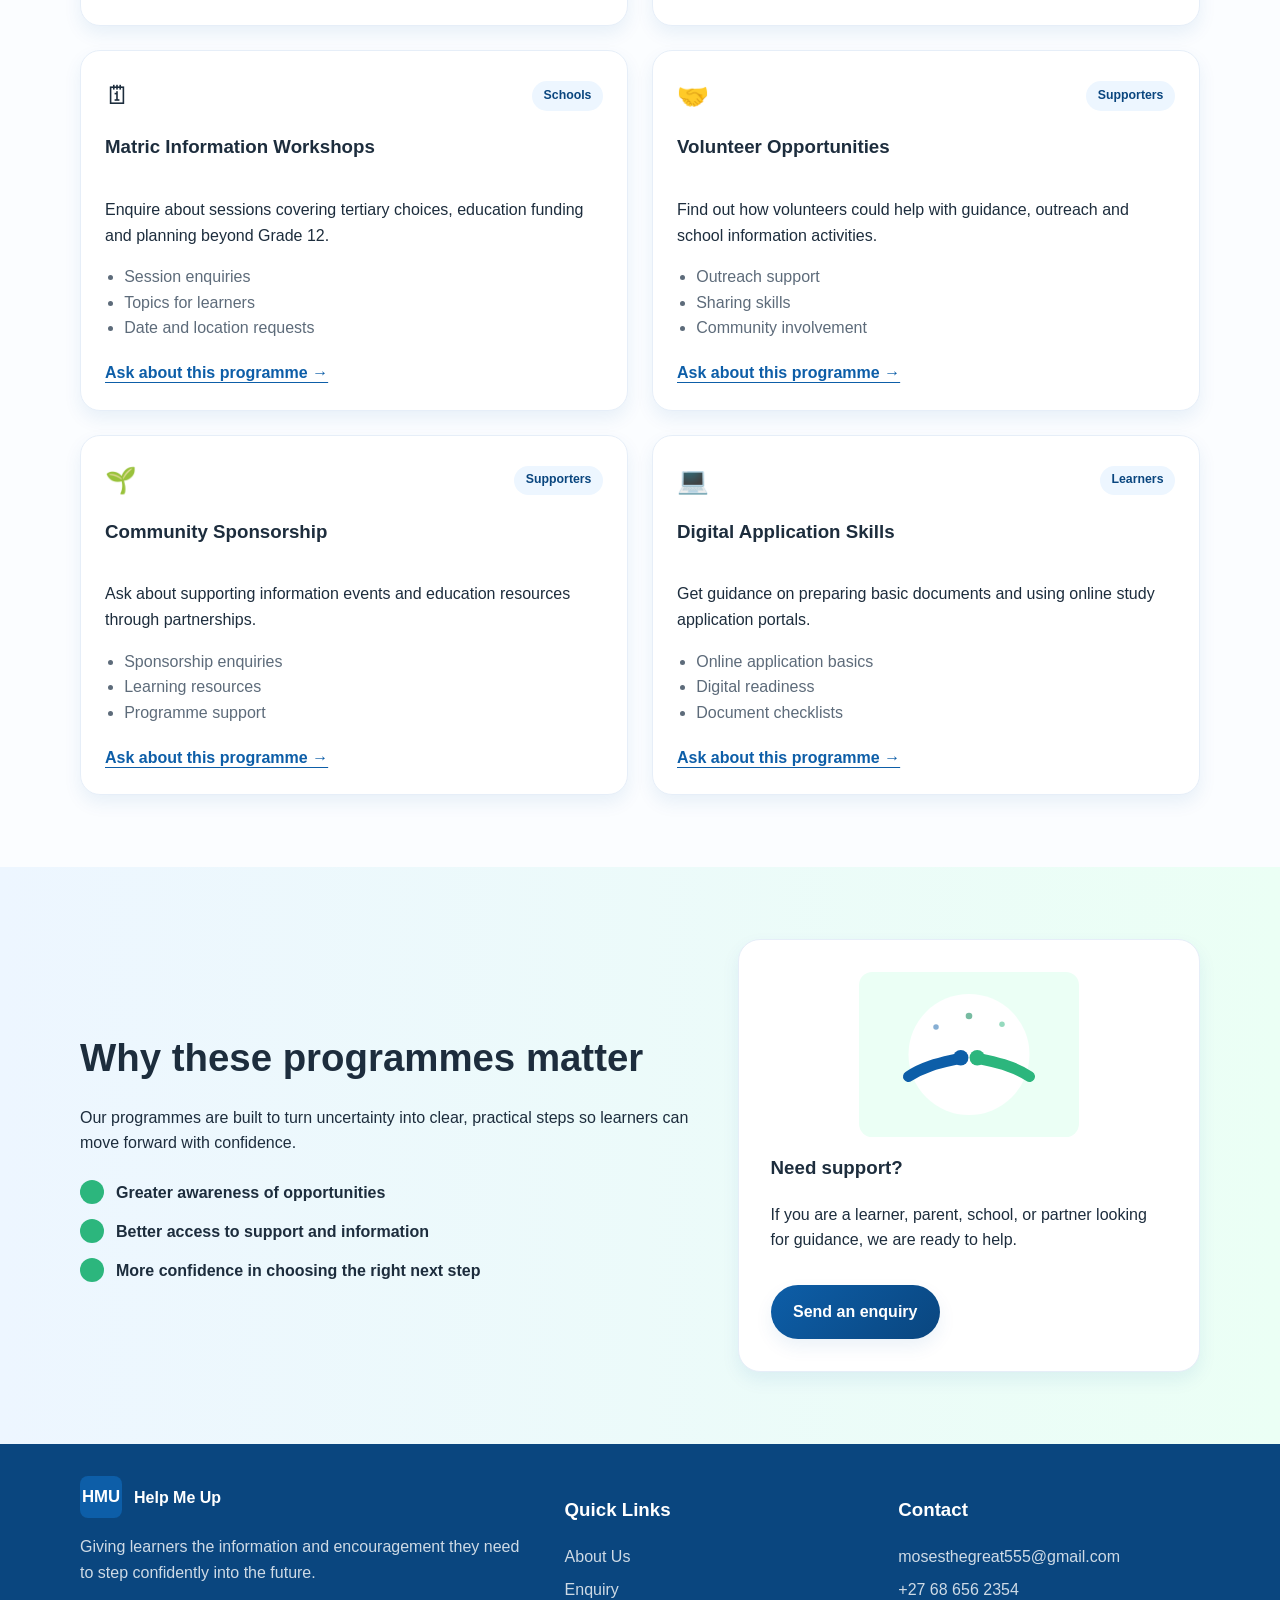
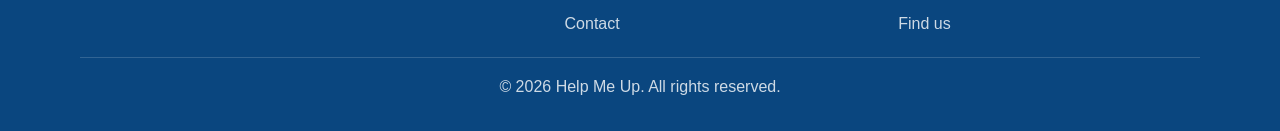
<file: projects.html>
<!DOCTYPE html>
<html lang="en">
  <head>
    <meta charset="UTF-8" />
    <meta name="viewport" content="width=device-width, initial-scale=1.0" />
    <title>Projects | Help Me Up</title>
    <meta
      name="description"
      content="Explore the programmes and activities offered by Help Me Up to support Grade 12 learners in accessing education and opportunity."
    />
    <meta name="keywords" content="matric support programmes, career guidance, bursary assistance, school outreach, volunteer opportunities" />
    <meta name="robots" content="index, follow" />
    <meta name="theme-color" content="#0a467f" />
    <meta property="og:type" content="website" />
    <meta property="og:site_name" content="Help Me Up" />
    <meta property="og:description" content="Explore the programmes and activities offered by Help Me Up to support Grade 12 learners in accessing education and opportunity." />
    <meta property="og:title" content="Projects | Help Me Up" />
    <link rel="icon" href="images/favicon.svg" type="image/svg+xml" />
    <link rel="stylesheet" href="styles.css" />
  </head>
  <body data-page="projects">
    <a class="skip-link" href="#main-content">Skip to main content</a>
    <header class="site-header">
      <div class="topbar">
        <div class="container">
          <div class="meta">
            <span>Building brighter futures through action and support</span>
          </div>
        </div>
      </div>

      <div class="container navbar">
        <a href="index.html" class="brand" aria-label="Help Me Up home">
          <span class="brand-mark">HMU</span>
          <span>Help Me Up</span>
        </a>

        <button
          class="nav-toggle"
          aria-label="Open navigation"
          aria-expanded="false"
          aria-controls="main-nav"
        >
          Menu
        </button>

        <nav id="main-nav" class="nav-links" aria-label="Main navigation">
          <a href="index.html">Home</a>
          <a href="about.html">About Us</a>
          <a href="projects.html" class="active" aria-current="page">Projects</a>
          <a href="enquiry.html">Enquiry</a>
          <a href="contact.html">Contact</a>
        </nav>

        <div class="nav-actions">
          <a href="enquiry.html" class="btn btn-secondary">Get Help</a>
          <a href="contact.html" class="btn btn-primary">Contact Us</a>
        </div>
      </div>
    </header>

    <main id="main-content">
      <section class="page-banner">
        <div class="container">
          <h1>Our Programmes & Projects</h1>
          <p>Practical support for learners preparing for life after school.</p>
        </div>
      </section>

      <section class="section programmes-section" aria-labelledby="programmes-title">
        <div class="container">
          <div class="section-header">
            <span class="eyebrow">Find a programme</span>
            <h2 id="programmes-title">Explore education and outreach support</h2>
            <p>Search programmes, filter by audience, and sort the results. The list is built dynamically with JavaScript.</p>
          </div>
          <div class="resource-toolbar">
            <div class="filter-field">
              <label for="programme-search">Search programmes</label>
              <input id="programme-search" type="search" placeholder="Try bursary, careers or workshop" autocomplete="off" />
            </div>
            <div class="filter-field filter-sort">
              <label for="programme-sort">Sort by</label>
              <select id="programme-sort"><option value="default">Recommended order</option><option value="az">Name: A to Z</option><option value="za">Name: Z to A</option></select>
            </div>
          </div>
          <div class="filter-tabs" role="group" aria-label="Filter programmes by audience">
            <button class="filter-tab is-selected" type="button" data-category="all" aria-pressed="true">All programmes</button>
            <button class="filter-tab" type="button" data-category="learners" aria-pressed="false">For learners</button>
            <button class="filter-tab" type="button" data-category="schools" aria-pressed="false">For schools</button>
            <button class="filter-tab" type="button" data-category="supporters" aria-pressed="false">For supporters</button>
          </div>
          <p id="results-summary" class="results-summary" aria-live="polite"></p>
          <div class="project-grid dynamic-project-grid" id="programme-grid" aria-live="off">
            <!-- Populated with accessible programme cards from programmes.js -->
          </div>
          <p id="results-empty" class="empty-state" hidden>No programmes match that search. Try another keyword or select All programmes.</p>
          <noscript><p class="empty-state">Enable JavaScript to search and filter programmes. You can still <a href="enquiry.html">send an enquiry</a> for help with study guidance, bursaries, school workshops or volunteering.</p></noscript>
        </div>
      </section>

      <section class="section feature-band">
        <div class="container two-column">
          <div>
            <div class="section-header left-align">
              <h2>Why these programmes matter</h2>
            </div>
            <p>
              Our programmes are built to turn uncertainty into clear, practical steps so learners can
              move forward with confidence.
            </p>
            <ul class="list">
              <li><span class="check" aria-hidden="true"></span> Greater awareness of opportunities</li>
              <li><span class="check" aria-hidden="true"></span> Better access to support and information</li>
              <li><span class="check" aria-hidden="true"></span> More confidence in choosing the right next step</li>
            </ul>
          </div>

          <div class="info-box">
            <!-- Content image: illustrates the support/partnership message. -->
            <img
              src="images/illustration-support.svg"
              alt="Illustration of two hands reaching toward each other in support"
              class="card-illustration"
            />
            <h3>Need support?</h3>
            <p>
              If you are a learner, parent, school, or partner looking for guidance, we are ready to help.
            </p>
            <a href="enquiry.html" class="btn btn-primary">Send an enquiry</a>
          </div>
        </div>
      </section>
    </main>

    <footer class="site-footer">
      <div class="container">
        <div class="footer-grid">
          <div>
            <div class="brand footer-brand">
              <span class="brand-mark">HMU</span>
              <span>Help Me Up</span>
            </div>
            <p class="footer-tagline">
              Giving learners the information and encouragement they need to step confidently into the future.
            </p>
          </div>

          <div>
            <h3>Quick Links</h3>
            <div class="footer-links">
              <a href="about.html">About Us</a>
              <a href="enquiry.html">Enquiry</a>
              <a href="contact.html">Contact</a>
            </div>
          </div>

          <div>
            <h3>Contact</h3>
            <div class="footer-links">
              <a href="mailto:mosesthegreat555@gmail.com">mosesthegreat555@gmail.com</a>
              <a href="tel:+27686562354">+27 68 656 2354</a>
              <a href="contact.html">Find us</a>
            </div>
          </div>
        </div>

        <div class="footer-bottom">
          © <span id="year"></span> Help Me Up. All rights reserved.
        </div>
      </div>
    </footer>

    <script src="programmes.js"></script>
    <script src="script.js"></script>
  </body>
</html>
</file>
<file: styles.css>
:root {
  --primary-blue: #0d5ea8;
  --primary-blue-dark: #0a467f;
  --secondary-green: #2cb67d;
  --secondary-green-dark: #1d8e63;
  --light-blue: #edf6ff;
  --light-green: #ebfff5;
  --white: #ffffff;
  --text: #1d2d3d;
  --muted: #5d6b7a;
  --border: #e6eef8;
  --shadow: 0 8px 18px rgba(13, 94, 168, 0.08);
}

/* Reset: border-box sizing so padding/border never break declared widths */
* {
  box-sizing: border-box;
}

html {
  /* Smooth scrolling for in-page anchor links */
  scroll-behavior: smooth;
}

body {
  margin: 0;
  font-family: "Segoe UI", Arial, Helvetica, sans-serif;
  line-height: 1.6;
  color: var(--text);
  background: #fbfdff;
}

a {
  color: inherit;
  text-decoration: none;
}

img {
  max-width: 100%;
  display: block;
}

.container {
  width: min(1120px, calc(100% - 2rem));
  margin: 0 auto;
}

.site-header {
  position: sticky;
  top: 0;
  z-index: 20;
  background: rgba(255, 255, 255, 0.96);
  backdrop-filter: blur(10px);
  border-bottom: 1px solid var(--border);
}

.topbar {
  background: var(--primary-blue-dark);
  color: var(--white);
  font-size: 0.9rem;
}

.topbar .container {
  display: flex;
  justify-content: space-between;
  align-items: center;
  gap: 1rem;
  padding: 0.5rem 0;
}

.topbar .meta {
  display: flex;
  gap: 1rem;
  flex-wrap: wrap;
}

.navbar {
  display: flex;
  align-items: center;
  justify-content: space-between;
  gap: 1rem;
  padding: 1rem 0;
}

.brand {
  display: flex;
  align-items: center;
  gap: 0.75rem;
  font-weight: 700;
  color: var(--primary-blue-dark);
}

.brand-mark {
  width: 42px;
  height: 42px;
  border-radius: 8px;
  display: grid;
  place-items: center;
  background: var(--primary-blue);
  color: var(--white);
  font-size: 1.05rem;
}

.nav-links {
  display: flex;
  align-items: center;
  gap: 1.25rem;
}

.nav-links a {
  color: var(--text);
  font-weight: 600;
  padding: 0.5rem 0.4rem;
  position: relative;
}

.nav-links a::after {
  content: "";
  position: absolute;
  left: 0;
  bottom: -0.2rem;
  width: 100%;
  height: 3px;
  border-radius: 999px;
  background: var(--secondary-green);
  transform: scaleX(0);
  transform-origin: center;
  transition: transform 0.2s ease;
}

.nav-links a:hover::after,
.nav-links a.active::after {
  transform: scaleX(1);
}

.nav-links a.active {
  color: var(--primary-blue);
}

.nav-actions {
  display: flex;
  align-items: center;
  gap: 0.75rem;
}

.nav-toggle {
  display: none;
  border: none;
  background: var(--light-blue);
  padding: 0.65rem 0.75rem;
  border-radius: 10px;
  cursor: pointer;
  font-size: 1.2rem;
}

.btn {
  display: inline-flex;
  align-items: center;
  justify-content: center;
  gap: 0.5rem;
  padding: 0.9rem 1.4rem;
  border-radius: 999px;
  border: none;
  font-weight: 700;
  transition: transform 0.2s ease, box-shadow 0.2s ease;
  cursor: pointer;
}

.btn:hover {
  transform: translateY(-1px);
}

.btn-primary {
  background: linear-gradient(135deg, var(--primary-blue), var(--primary-blue-dark));
  color: var(--white);
  box-shadow: var(--shadow);
}

.btn-secondary {
  background: var(--light-green);
  color: var(--secondary-green-dark);
}

.btn-light {
  background: var(--white);
  color: var(--primary-blue);
}

.hero {
  background: var(--primary-blue);
  color: var(--white);
  padding: 3.5rem 0 2.5rem;
}

.hero-content {
  display: grid;
  grid-template-columns: 1.25fr 0.75fr;
  gap: 2rem;
  align-items: center;
}

.hero h1 {
  font-size: clamp(2rem, 4.5vw, 3.2rem);
  line-height: 1.08;
  margin: 0 0 0.8rem;
}

.hero p {
  color: rgba(255,255,255,0.95);
  font-size: 1rem;
  max-width: 560px;
  margin: 0 0 1.1rem;
}

.hero-actions {
  display: flex;
  flex-wrap: wrap;
  gap: 1rem;
}

.hero-card {
  background: rgba(255,255,255,0.08);
  border: 1px solid rgba(255,255,255,0.12);
  border-radius: 16px;
  padding: 1rem;
  display: grid;
  gap: 0.8rem;
}

.metric {
  background: rgba(255,255,255,0.06);
  border-radius: 14px;
  padding: 0.9rem 1rem;
}

.metric strong {
  display: block;
  font-size: 1.6rem;
  margin-bottom: 0.2rem;
}

.section {
  padding: 4.5rem 0;
}

.section-header {
  text-align: center;
  max-width: 700px;
  margin: 0 auto 2.5rem;
}

.section-header h2 {
  font-size: clamp(2rem, 3vw, 2.8rem);
  margin: 0 0 0.8rem;
}

.section-header p {
  margin: 0;
  color: var(--muted);
}

.card-grid {
  display: grid;
  grid-template-columns: repeat(3, minmax(0, 1fr));
  gap: 1.5rem;
}

.card {
  background: var(--white);
  border: 1px solid var(--border);
  border-radius: 14px;
  padding: 1.2rem;
  box-shadow: var(--shadow);
}

.card h3 {
  margin-top: 0;
  margin-bottom: 0.8rem;
  font-size: 1.3rem;
}

.card p {
  margin: 0;
  color: var(--muted);
}

.icon-badge {
  display: none;
}

.feature-band {
  background: linear-gradient(90deg, var(--light-blue), var(--light-green));
}

.two-column {
  display: grid;
  grid-template-columns: 1.15fr 0.85fr;
  gap: 2rem;
  align-items: center;
}

.list {
  list-style: none;
  padding: 0;
  margin: 1.5rem 0 0;
  display: grid;
  gap: 0.85rem;
}

.list li {
  display: flex;
  align-items: start;
  gap: 0.75rem;
  color: var(--text);
  font-weight: 600;
}

.check {
  width: 24px;
  height: 24px;
  border-radius: 50%;
  display: grid;
  place-items: center;
  background: var(--secondary-green);
  color: var(--white);
  font-size: 0.8rem;
  flex-shrink: 0;
}

.info-box {
  background: var(--white);
  border-radius: 22px;
  border: 1px solid var(--border);
  box-shadow: var(--shadow);
  padding: 2rem;
}

.info-box h3 {
  margin-top: 0;
}

/* Second heading inside an info-box (e.g. Mission then Vision on About Us)
   needs extra top spacing to separate it from the paragraph above it.
   Replaces an inline style="margin-top: 1.5rem" previously used in HTML. */
.info-box h3.stacked-heading {
  margin-top: 1.5rem;
}

/* CTA button used inside info-box panels; replaces inline
   style="margin-top: 1rem" previously used in HTML. */
.info-box .btn {
  margin-top: 1rem;
}

/* Small illustration used inside card/info-box layouts */
.card-illustration {
  width: 100%;
  max-width: 220px;
  margin: 0 auto 1rem;
}

/* Visually hides a heading from sighted users while keeping it in the
   accessibility tree, so screen readers still get a logical h1->h2->h3
   outline even where a visible h2 isn't needed on the page. */
.sr-only {
  position: absolute;
  width: 1px;
  height: 1px;
  padding: 0;
  margin: -1px;
  overflow: hidden;
  clip: rect(0, 0, 0, 0);
  white-space: nowrap;
  border: 0;
}

.page-banner {
  background: linear-gradient(135deg, rgba(13,94,168,0.96), rgba(44,182,125,0.88));
  color: var(--white);
  padding: 3.5rem 0 2.5rem;
}

.page-banner h1 {
  font-size: clamp(2.2rem, 4vw, 3.4rem);
  margin: 0 0 0.5rem;
}

.page-banner p {
  color: rgba(255,255,255,0.9);
  font-size: 1.06rem;
  margin: 0;
}

.story-grid {
  display: grid;
  grid-template-columns: repeat(2, minmax(0, 1fr));
  gap: 2rem;
}

.story-grid .card,
.value-grid .card {
  min-height: 100%;
}

.value-grid {
  display: grid;
  grid-template-columns: repeat(4, minmax(0, 1fr));
  gap: 1.5rem;
}

.milestone {
  position: relative;
  padding-left: 2rem;
  margin-bottom: 1.2rem;
}

.milestone::before {
  content: "";
  position: absolute;
  left: 0;
  top: 0.4rem;
  width: 12px;
  height: 12px;
  border-radius: 50%;
  background: var(--secondary-green);
  box-shadow: 0 0 0 5px rgba(44,182,125,0.15);
}

.milestone strong {
  display: block;
  font-size: 1.2rem;
}

.project-grid {
  display: grid;
  grid-template-columns: repeat(2, minmax(0, 1fr));
  gap: 1.5rem;
}

.project-card {
  background: var(--white);
  padding: 1.5rem;
  border: 1px solid var(--border);
  border-radius: 20px;
  box-shadow: var(--shadow);
}

.project-card h3 {
  margin-top: 0;
}

.project-card ul {
  margin: 1rem 0 0;
  padding-left: 1.2rem;
  color: var(--muted);
}

.enquiry-layout {
  display: grid;
  grid-template-columns: 0.9fr 1.1fr;
  gap: 2rem;
}

.form-card {
  background: var(--white);
  border: 1px solid var(--border);
  border-radius: 22px;
  box-shadow: var(--shadow);
  padding: 2rem;
}

.form-group {
  margin-bottom: 1rem;
}

label {
  display: block;
  font-weight: 700;
  margin-bottom: 0.45rem;
}

input,
select,
textarea {
  width: 100%;
  padding: 0.9rem 1rem;
  border-radius: 12px;
  border: 1px solid var(--border);
  background: #f9fbff;
  font: inherit;
  color: var(--text);
}

input:focus,
select:focus,
textarea:focus {
  outline: 2px solid rgba(13, 94, 168, 0.2);
  border-color: var(--primary-blue);
}

textarea {
  min-height: 140px;
  resize: vertical;
}

.form-message {
  margin-top: 1rem;
  font-weight: 700;
  color: var(--secondary-green-dark);
  min-height: 1.2rem;
}

.contact-grid {
  display: grid;
  grid-template-columns: repeat(3, minmax(0, 1fr));
  gap: 1.5rem;
}

.contact-card {
  background: var(--white);
  border: 1px solid var(--border);
  border-radius: 20px;
  padding: 1.5rem;
  box-shadow: var(--shadow);
}

.contact-card h3 {
  margin-top: 0;
}

/* Physical address uses the semantic <address> element instead of <p>;
   reset its default italic styling to match the rest of the card text */
.contact-card address {
  font-style: normal;
}

.site-footer {
  background: var(--primary-blue-dark);
  color: var(--white);
  padding: 2rem 0;
}

/* Footer brand block (logo mark + name); replaces inline
   style="color: white; margin-bottom: 1rem" previously used in HTML.
   Colour is inherited from .site-footer, kept explicit here for clarity. */
.footer-brand {
  color: var(--white);
  margin-bottom: 1rem;
}

/* Muted tagline paragraph under the footer brand block; replaces inline
   style="color: rgba(255,255,255,0.8); margin: 0" previously used in HTML */
.footer-tagline {
  color: rgba(255, 255, 255, 0.8);
  margin: 0;
}

/* Left-aligned, full-width variant of .section-header for the two-column
   "feature-band" sections, where the heading sits beside body text rather
   than centred above it. Replaces inline
   style="text-align:left; margin: 0 0 1rem; max-width:none" previously
   used in HTML. */
.section-header.left-align {
  text-align: left;
  margin: 0 0 1rem;
  max-width: none;
}

.footer-grid {
  display: grid;
  grid-template-columns: 1.2fr 0.8fr 0.8fr;
  gap: 2rem;
}

.footer-links {
  display: grid;
  gap: 0.5rem;
  color: rgba(255,255,255,0.8);
}

.footer-bottom {
  border-top: 1px solid rgba(255,255,255,0.16);
  margin-top: 1.25rem;
  padding-top: 1rem;
  text-align: center;
  color: rgba(255,255,255,0.8);
}

/* Tablet breakpoint: every multi-column grid used across the five pages
   collapses to a single column, and the nav switches from an inline list
   to a toggleable dropdown menu (controlled by script.js) */
@media (max-width: 900px) {
  .hero-content,
  .two-column,
  .enquiry-layout,
  .story-grid,
  .footer-grid,
  .project-grid,
  .card-grid,
  .value-grid,
  .contact-grid {
    grid-template-columns: 1fr;
  }

  .nav-toggle {
    display: inline-flex;
  }

  /* Hidden by default below 900px; script.js toggles the .open class
     when the menu button is clicked, and toggles aria-expanded on the
     button itself so screen readers know the menu's current state */
  .nav-links {
    position: absolute;
    top: calc(100% + 0.5rem);
    left: 1rem;
    right: 1rem;
    display: none;
    flex-direction: column;
    align-items: flex-start;
    background: var(--white);
    border: 1px solid var(--border);
    border-radius: 18px;
    padding: 1rem;
    box-shadow: var(--shadow);
  }

  .nav-links.open {
    display: flex;
  }
}

/* Phone breakpoint: stack the top info bar and hide the secondary
   nav-actions buttons to save space, keeping only the main menu */
@media (max-width: 540px) {
  .topbar .container {
    flex-direction: column;
    justify-content: center;
    text-align: center;
  }

  .navbar {
    position: relative;
  }

  .nav-actions {
    display: none;
  }

  .hero {
    padding-top: 3rem;
  }

  .section {
    padding: 3.5rem 0;
  }
}

/* === Part 3 additions: accessible dynamic user interface === */
:root { --focus: #e1a626; --soft-shadow: 0 14px 34px rgba(14, 62, 110, 0.09); }
.skip-link { position: fixed; left: 1rem; top: -80px; z-index: 4000; background: white; padding: .8rem 1.2rem; border: 2px solid var(--primary-blue); border-radius: .6rem; color: var(--primary-blue); }
.skip-link:focus { top: 1rem; }
:focus-visible { outline: 3px solid var(--focus); outline-offset: 3px; }
[hidden] { display: none !important; }
.eyebrow { display: inline-block; margin-bottom: .65rem; font-size: .78rem; text-transform: uppercase; font-weight: 800; letter-spacing: .13em; color: var(--primary-blue); }
.narrow-container { max-width: 850px; }
.faq-section { background: #f6faff; }
.accordion { border: 1px solid #d8e7f3; overflow: hidden; border-radius: 20px; background: #fff; box-shadow: var(--soft-shadow); }
.accordion-item + .accordion-item { border-top: 1px solid #e4ebf1; }
.accordion-item h3 { margin: 0; }
.accordion-trigger { font: inherit; font-weight: 750; font-size: 1.08rem; display: flex; align-items: center; justify-content: space-between; text-align: left; cursor: pointer; width: 100%; padding: 1.35rem 1.5rem; background: #fff; border: 0; color: var(--text); gap: 1rem; }
.accordion-trigger:hover, .accordion-trigger[aria-expanded="true"] { background: #edf6ff; }
.accordion-icon { flex-shrink: 0; display: grid; place-items: center; background: #dcefff; color: var(--primary-blue); border-radius: 50%; width: 2rem; height: 2rem; font-size: 1.3rem; }
.accordion-panel { padding: 0 1.5rem 1.4rem; line-height: 1.75; }
.accordion-panel p { margin-bottom: 0; }
.resource-toolbar { display: grid; grid-template-columns: minmax(0, 2fr) minmax(200px, 1fr); gap: 1rem; margin: 1.6rem 0 1.1rem; align-items: end; }
.filter-field label { font-size: .94rem; }
.filter-field input, .filter-field select { min-height: 52px; background: white; }
.filter-tabs { display: flex; flex-wrap: wrap; gap: .6rem; }
.filter-tab { cursor: pointer; color: var(--primary-blue); background: white; border: 1px solid #bcd5e9; border-radius: 999px; padding: .6rem 1rem; font: inherit; font-weight: 750; transition: .2s ease; }
.filter-tab:hover { background: #edf6ff; transform: translateY(-1px); }
.filter-tab.is-selected { background: var(--primary-blue); color: white; border-color: var(--primary-blue); }
.results-summary { font-size: .94rem; color: var(--muted); margin: 1rem 0; }
.dynamic-project-grid { align-items: stretch; }
.dynamic-card { display: flex; flex-direction: column; transition: transform .22s ease, box-shadow .22s ease; animation: fade-in .28s ease-out both; }
.dynamic-card:hover { transform: translateY(-4px); box-shadow: var(--soft-shadow); }
.programme-card-meta { display: flex; justify-content: space-between; align-items: center; gap: .5rem; margin-bottom: 1rem; }
.programme-symbol { font-size: 1.6rem; }
.programme-tag { background: #edf6ff; color: #0a467f; padding: .3rem .72rem; border-radius: 999px; font-size: .77rem; font-weight: 800; }
.dynamic-card p { margin-bottom: 1rem; }
.dynamic-card ul { margin-top: auto; }
.card-cta { display: inline-flex; width: fit-content; margin-top: 1.2rem; font-weight: 800; color: var(--primary-blue); text-decoration: underline; text-underline-offset: 4px; }
.empty-state { padding: 1.5rem; background: #edf6ff; border-radius: .8rem; }
.gallery-grid { display: grid; grid-template-columns: repeat(3, minmax(0, 1fr)); gap: 1.2rem; }
.gallery-tile { cursor: pointer; padding: 0; text-align: left; display: flex; flex-direction: column; border: 1px solid #d9e6ee; border-radius: 18px; background: #fff; color: var(--text); font: inherit; font-weight: 800; overflow: hidden; box-shadow: var(--soft-shadow); transition: transform .2s ease, box-shadow .2s ease; }
.gallery-tile:hover { transform: translateY(-4px); box-shadow: 0 16px 30px rgba(14, 62, 110, 0.16); }
.gallery-tile img { display: block; height: 200px; width: 100%; object-fit: contain; background: #edf6ff; padding: .6rem; }
.gallery-tile > span { padding: 1rem; display: flex; justify-content: space-between; gap: .5rem; }
.lightbox { position: fixed; width: min(900px, calc(100% - 2rem)); max-height: calc(100% - 2rem); margin: auto; border: 0; padding: 0; border-radius: 22px; background: white; color: var(--text); box-shadow: 0 30px 100px rgba(0,0,0,.3); }
.lightbox::backdrop { background: rgba(8,24,42,.85); }
.lightbox-inner { position: relative; padding: 1.5rem; }
.lightbox-close { position: absolute; top: .6rem; right: .6rem; width: 2.65rem; height: 2.65rem; border-radius: 50%; background: #0a467f; border: 0; color: white; font-size: 1.8rem; cursor: pointer; z-index: 1; }
#lightbox-image { width: 100%; max-height: min(65vh, 540px); object-fit: contain; border-radius: 12px; background: #f0f8ff; }
.lightbox-controls { display: flex; justify-content: space-between; align-items: center; gap: 1rem; margin-top: 1rem; }
.lightbox-controls p { text-align: center; font-size: .92rem; font-weight: 700; margin: 0; }
.enquiry-layout { align-items: start; }
.enquiry-layout > div > h2 { font-size: clamp(1.7rem,3vw,2.5rem); margin-bottom: .8rem; }
.enquiry-layout > div > p { line-height: 1.8; }
.tips-panel { margin-top: 1.8rem; }
.tips-panel h3 { margin-bottom: 1rem; }
.tips-panel a { color: var(--primary-blue); text-decoration: underline; }
.form-card { min-width: 0; }
.form-card .form-group { margin-bottom: 1.1rem; }
.form-card input, .form-card select, .form-card textarea { background: white; min-height: 48px; }
.form-card input[aria-invalid="true"], .form-card select[aria-invalid="true"], .form-card textarea[aria-invalid="true"] { border-color: #ba3b45; background: #fff9fa; }
.form-card .field-error { min-height: 1.1rem; display: block; color: #a32e38; font-weight: 650; font-size: .81rem; margin-top: .3rem; }
.required { color: #a32e38; }
.form-note { font-size: .82rem; color: var(--muted); line-height: 1.6; }
.form-status { margin: 1rem 0; line-height: 1.6; font-weight: 750; min-height: 1rem; }
.form-status.error { color: #a32e38; }
.form-status.success { color: #116c45; }
.form-status.info { color: #0a467f; }
.submit-btn { width: 100%; text-align: center; justify-content: center; min-height: 50px; }
.submit-btn:disabled { opacity: .6; cursor: wait; }
.enquiry-result { margin-top: 1.2rem; padding: 1.35rem; background: #ebfff5; border-left: 4px solid #2cb67d; border-radius: 12px; line-height: 1.7; }
.enquiry-result h3 { margin-top: 0; margin-bottom: .6rem; }
.enquiry-result a { font-weight: 800; color: #0a467f; text-decoration: underline; }
.result-delivery { font-size: .9rem; font-weight: 700; }
.honeypot { position: absolute; left: -10000px; top: auto; width: 1px; height: 1px; overflow: hidden; }
.text-link { display: inline-block; margin-top: 1rem; color: var(--primary-blue); font-weight: 750; text-decoration: underline; }
.email-draft-link { display: inline-flex; margin-top: .85rem; }
.map-panel { display: grid; grid-template-columns: 1.6fr 1fr; background: white; border-radius: 22px; overflow: hidden; border: 1px solid #d6e3ef; box-shadow: var(--soft-shadow); }
.map-canvas { min-height: 370px; height: 100%; isolation: isolate; background: #e6f1f7; }
.map-placeholder, .map-unavailable { display: grid; place-items: center; padding: 2rem; color: #24516c; }
.map-details { padding: 2rem; display: flex; flex-direction: column; align-items: flex-start; justify-content: center; gap: 1rem; }
.map-details h3 { font-size: 1.35rem; margin: 0; }
.map-details p { line-height: 1.6; }
.map-details .btn { font-size: .9rem; }
@keyframes fade-in { from { opacity: 0; transform: translateY(8px); } to { opacity: 1; transform: translateY(0); } }
@media (max-width: 900px) { .gallery-grid { grid-template-columns: repeat(2, minmax(0, 1fr)); } .map-panel { grid-template-columns: 1fr; } .map-canvas { min-height: 300px; } }
@media (max-width: 540px) { .resource-toolbar { grid-template-columns: 1fr; } .gallery-grid { grid-template-columns: 1fr; } .gallery-tile img { height: 185px; } .lightbox-inner { padding: .7rem; } .lightbox-controls { flex-wrap: wrap; } .lightbox-controls p { order: -1; width: 100%; } .lightbox-controls .btn { flex: 1; font-size: .81rem; padding: .65rem .75rem; } .map-details { padding: 1.25rem; } .filter-tab { font-size: .84rem; } }
@media (prefers-reduced-motion: reduce) { *, *::before, *::after { animation-duration: .001ms !important; transition-duration: .001ms !important; scroll-behavior: auto !important; } }
</file>
